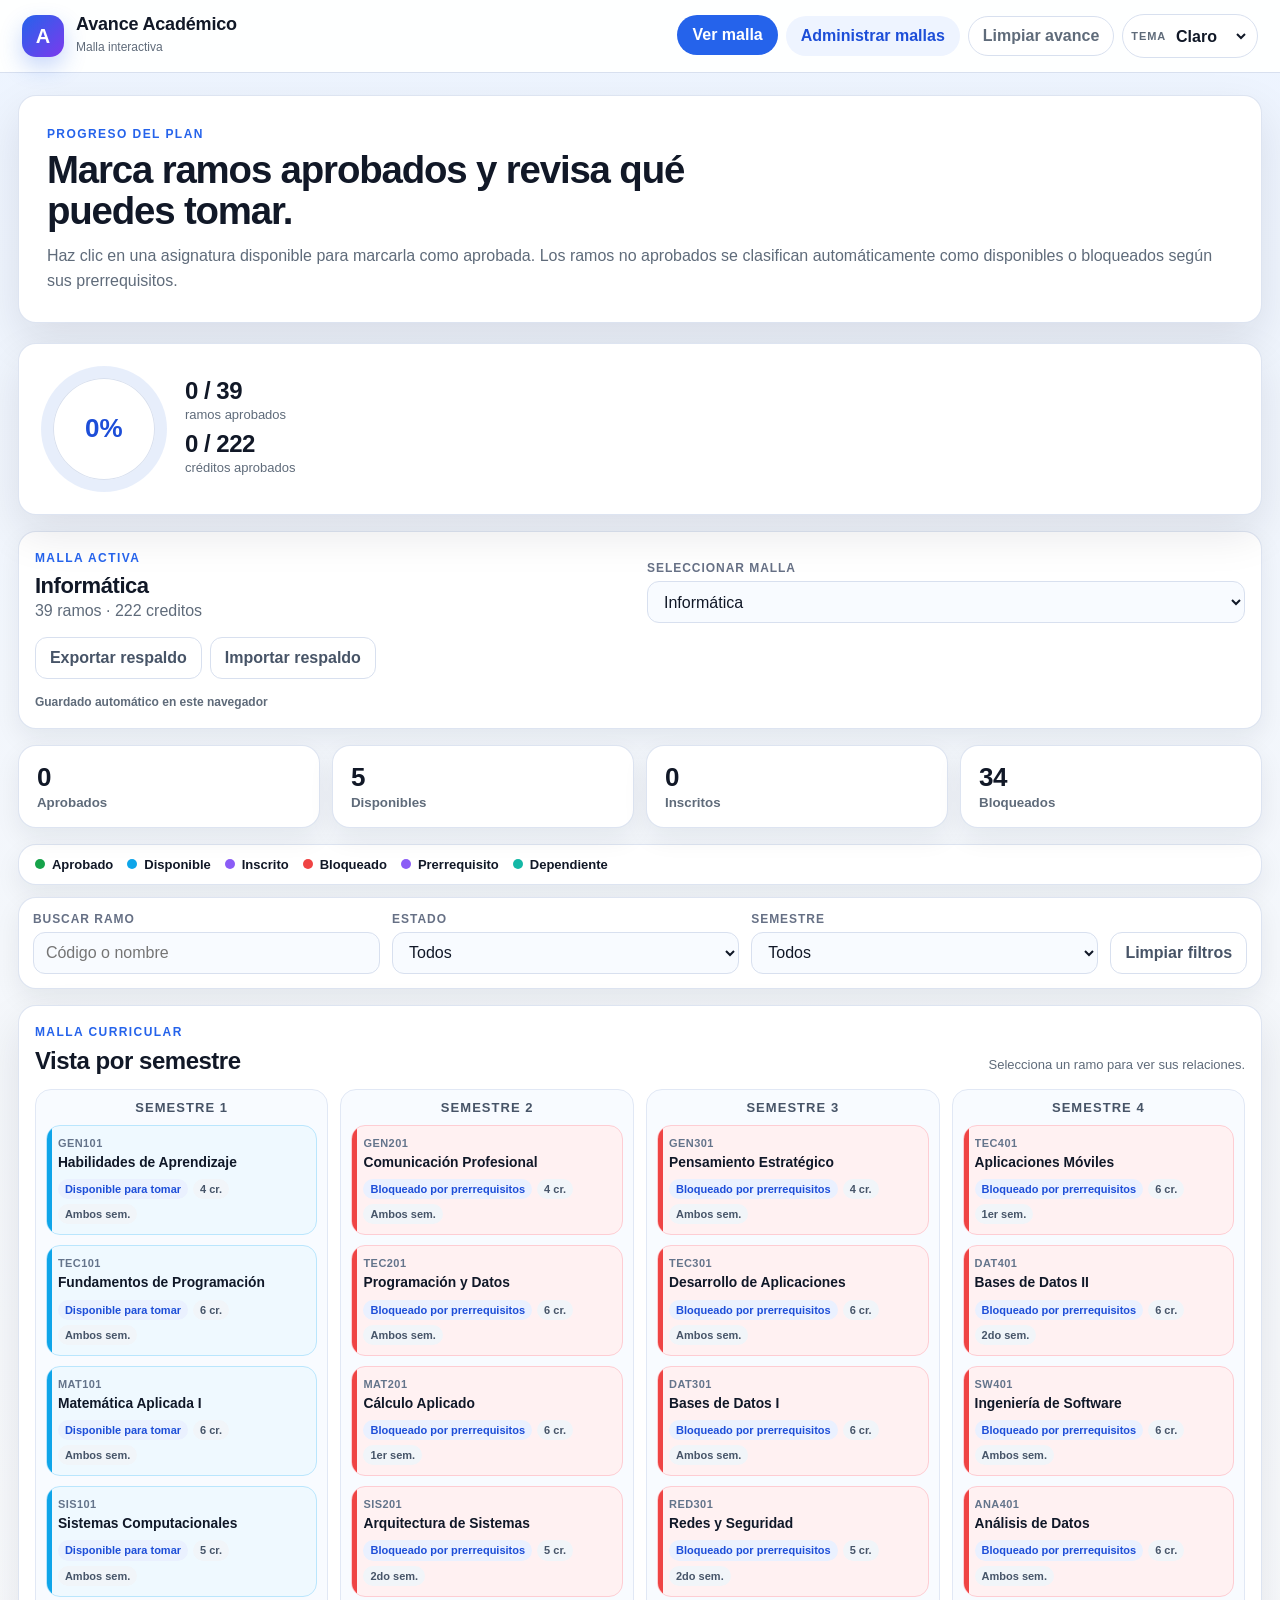
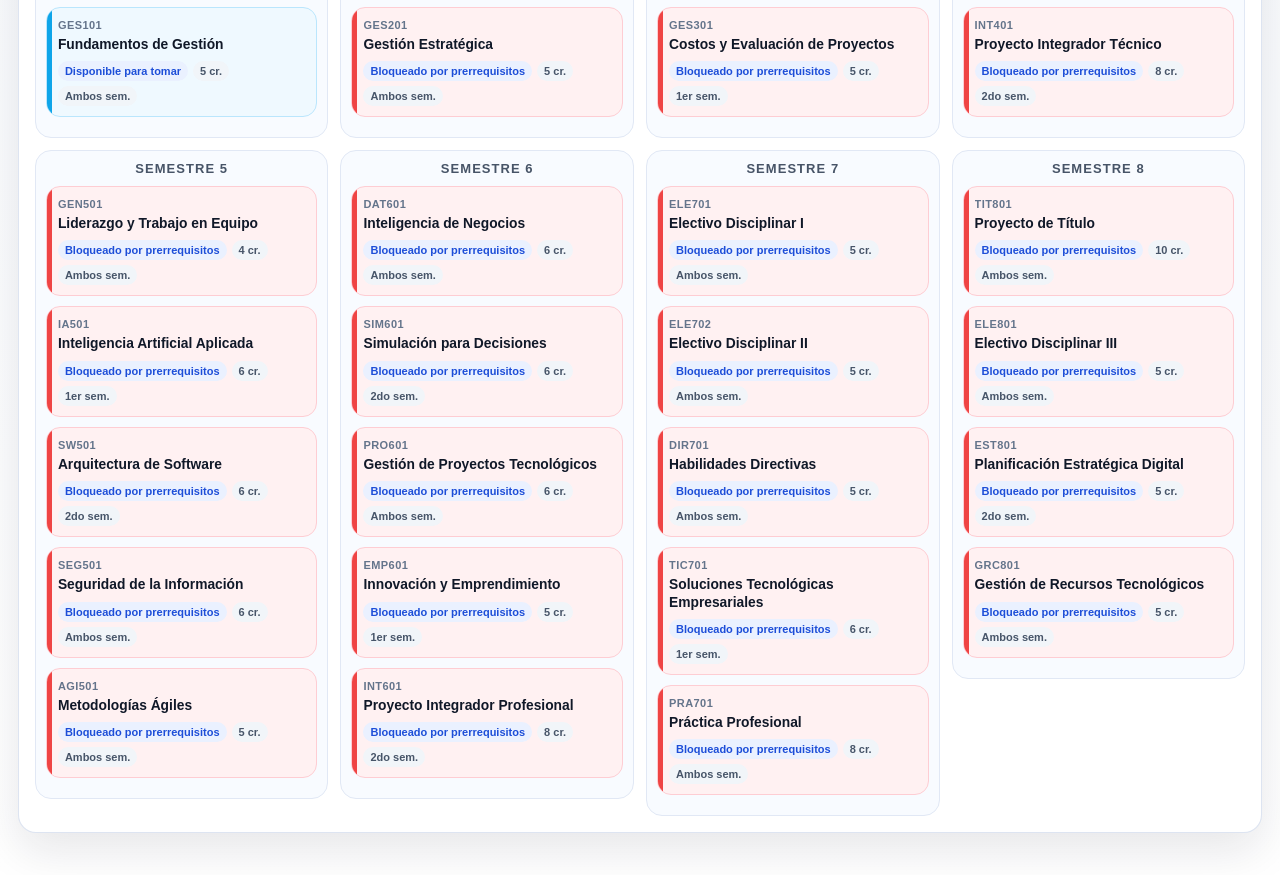
<file: index.html>
<!doctype html>
<html lang="es">
<head>
  <meta charset="utf-8">
  <meta name="viewport" content="width=device-width, initial-scale=1">
  <title>Avance Académico</title>
  <link rel="stylesheet" href="css/style.css">
  <script>
    try {
      const params = new URLSearchParams(window.location.hash.slice(1));
      const theme = params.get('theme') || localStorage.getItem('avanceAcademico.theme.v1') || sessionStorage.getItem('avanceAcademico.theme.v1');
      document.documentElement.dataset.theme = theme === 'dark' ? 'dark' : 'light';
    } catch (error) {
      document.documentElement.dataset.theme = 'light';
    }
  </script>
</head>
<body>
  <header class="topbar">
    <div class="brand">
      <span class="brand-mark">A</span>
      <div>
        <h1>Avance Académico</h1>
        <p>Malla interactiva</p>
      </div>
    </div>
    <nav class="menu" aria-label="Menú principal">
      <button type="button" class="menu-btn active" data-target="mallaSection">Ver malla</button>
      <a class="menu-btn" href="mantenedor.html">Administrar mallas</a>
      <button type="button" class="menu-btn ghost" id="btnReset">Limpiar avance</button>
      <label class="theme-control">
        <span>Tema</span>
        <select id="themeSelect">
          <option value="light">Claro</option>
          <option value="dark">Oscuro</option>
        </select>
      </label>
    </nav>
  </header>

  <main class="layout">
    <section class="hero" id="resumenSection">
      <div class="hero-copy">
        <span class="eyebrow">Progreso del plan</span>
        <h2>Marca ramos aprobados y revisa qué puedes tomar.</h2>
        <p>Haz clic en una asignatura disponible para marcarla como aprobada. Los ramos no aprobados se clasifican automáticamente como disponibles o bloqueados según sus prerrequisitos.</p>
      </div>
      <div class="summary-card">
        <div class="progress-circle" id="progressCircle" style="--progress:0">
          <span id="progressText">0%</span>
        </div>
        <div class="summary-values">
          <strong id="completedText">0 / 0</strong>
          <span>ramos aprobados</span>
          <strong id="creditsText">0 / 0</strong>
          <span>créditos aprobados</span>
        </div>
      </div>
    </section>

    <section class="malla-switcher viewer-switcher" aria-label="Selector de malla">
      <div>
        <span class="eyebrow">Malla activa</span>
        <h2 id="currentMallaName">Informática</h2>
        <p id="currentMallaMeta">0 ramos</p>
      </div>
      <label class="filter-field">
        <span>Seleccionar malla</span>
        <select id="mallaSelect"></select>
      </label>
      <div class="backup-actions">
        <button type="button" class="secondary" id="btnExportBackup">Exportar respaldo</button>
        <button type="button" class="secondary" id="btnImportBackup">Importar respaldo</button>
        <input type="file" id="backupFileInput" accept="application/json,.json" hidden>
      </div>
      <p class="save-status" id="saveStatus" aria-live="polite">Guardado automático en este navegador</p>
    </section>

    <section class="stats" aria-label="Indicadores">
      <article class="stat"><span id="countApproved">0</span><small>Aprobados</small></article>
      <article class="stat"><span id="countAvailable">0</span><small>Disponibles</small></article>
      <article class="stat"><span id="countEnrolled">0</span><small>Inscritos</small></article>
      <article class="stat"><span id="countBlocked">0</span><small>Bloqueados</small></article>
    </section>

    <section class="legend" aria-label="Leyenda de estados">
      <span><i class="dot approved"></i>Aprobado</span>
      <span><i class="dot available"></i>Disponible</span>
      <span><i class="dot enrolled"></i>Inscrito</span>
      <span><i class="dot blocked"></i>Bloqueado</span>
      <span><i class="dot prereq"></i>Prerrequisito</span>
      <span><i class="dot dependent"></i>Dependiente</span>
    </section>

    <section class="filters" aria-label="Filtros de malla">
      <label class="filter-field">
        <span>Buscar ramo</span>
        <input type="search" id="filterText" placeholder="Código o nombre">
      </label>
      <label class="filter-field">
        <span>Estado</span>
        <select id="filterStatus">
          <option value="todos">Todos</option>
          <option value="approved">Aprobados</option>
          <option value="available">Disponibles</option>
          <option value="enrolled">Inscritos</option>
          <option value="blocked">Bloqueados</option>
        </select>
      </label>
      <label class="filter-field">
        <span>Semestre</span>
        <select id="filterSemester">
          <option value="todos">Todos</option>
        </select>
      </label>
      <button type="button" class="filter-clear" id="btnClearFilters">Limpiar filtros</button>
    </section>

    <section class="malla-section" id="mallaSection">
      <div class="section-title">
        <div>
          <span class="eyebrow">Malla curricular</span>
          <h2>Vista por semestre</h2>
        </div>
        <p id="selectedInfo">Selecciona un ramo para ver sus relaciones.</p>
      </div>
      <div class="malla-grid" id="mallaGrid" aria-live="polite"></div>
    </section>

  </main>

  <script src="data/mallas.js"></script>
  <script src="js/app.js"></script>
</body>
</html>
</file>
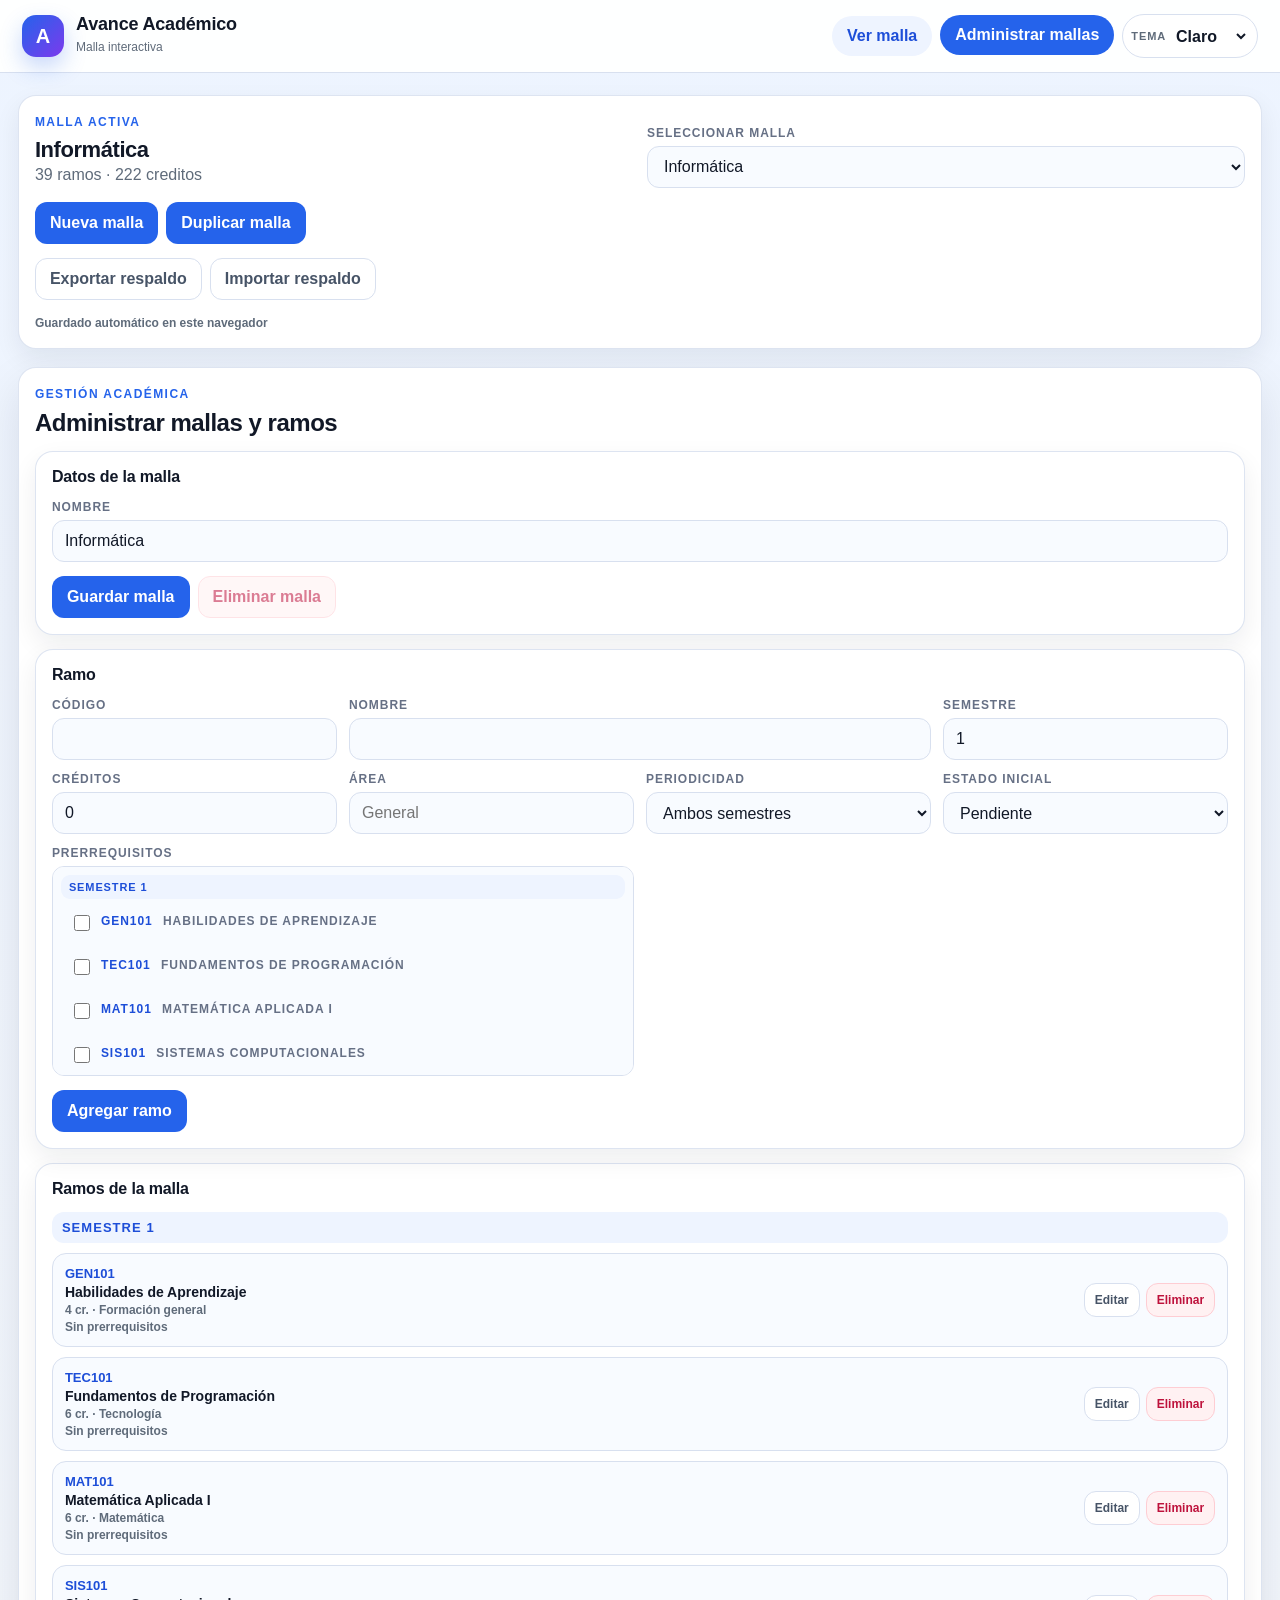
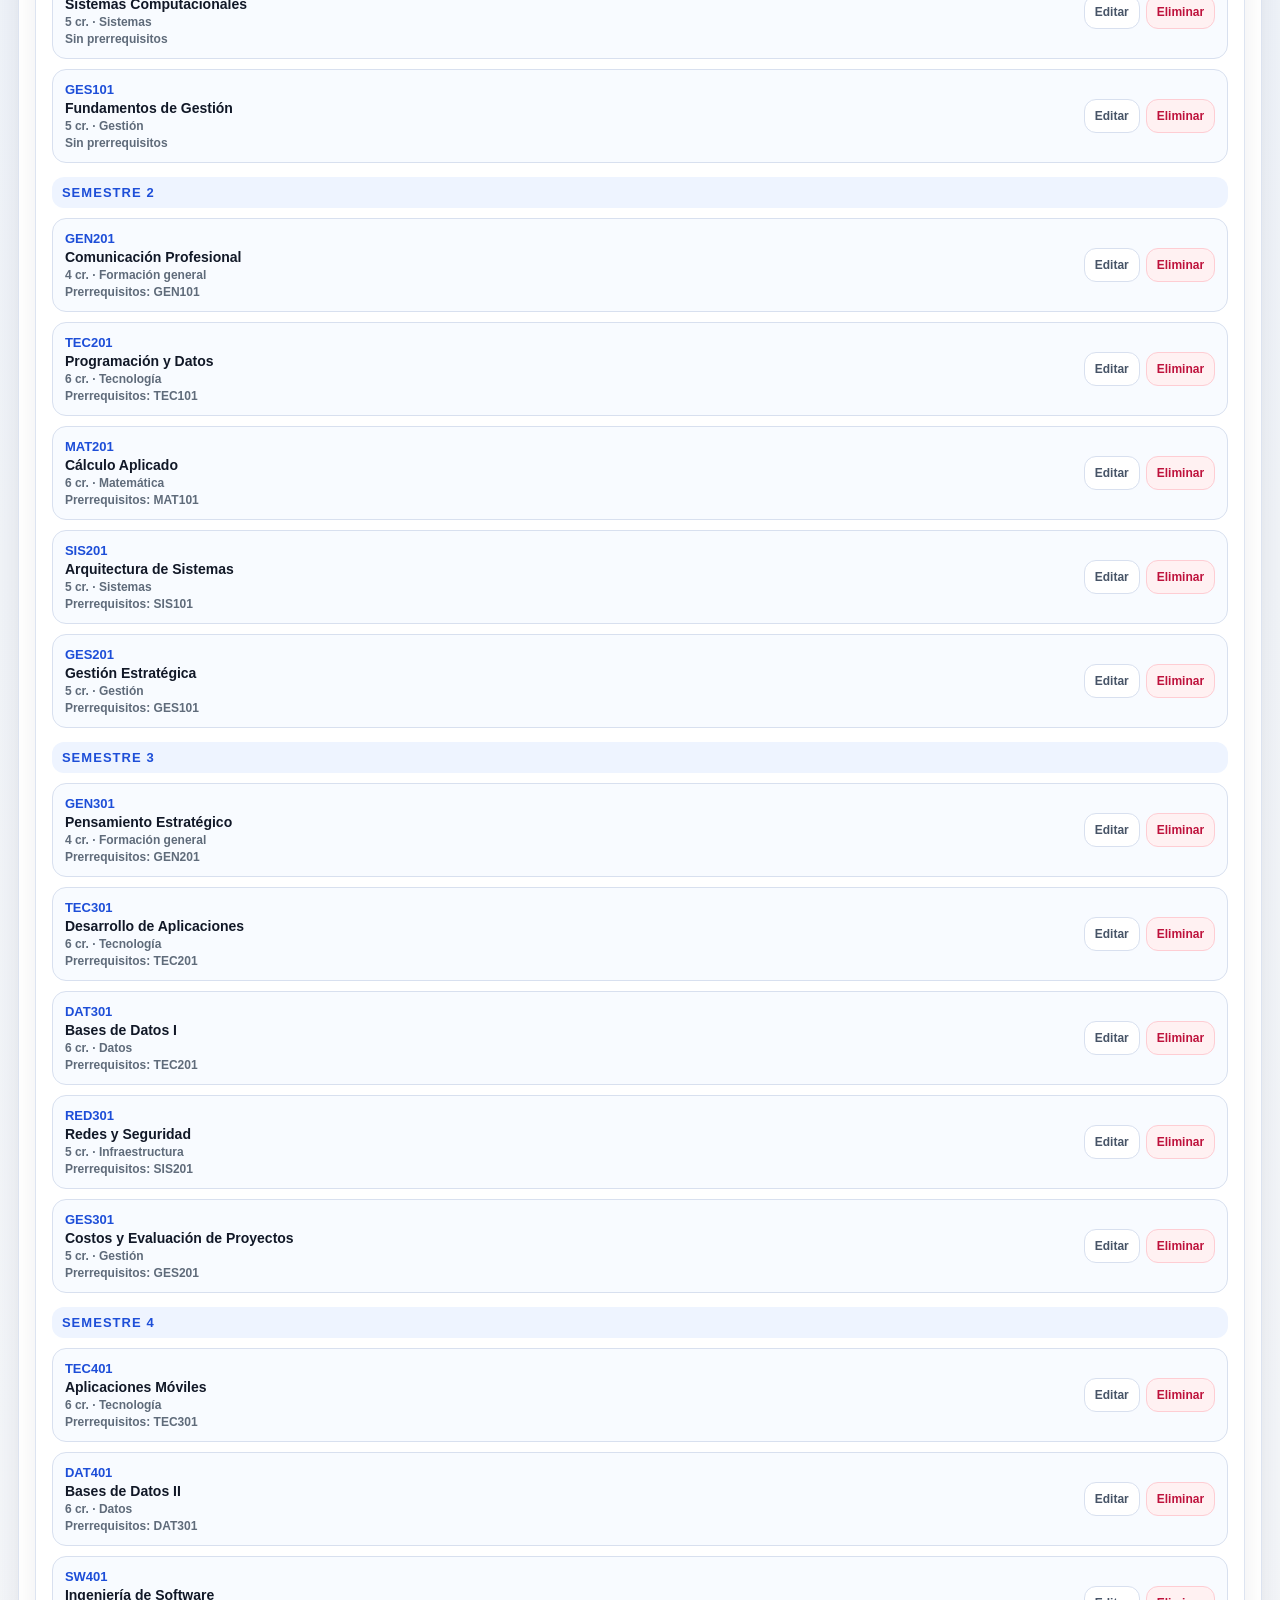
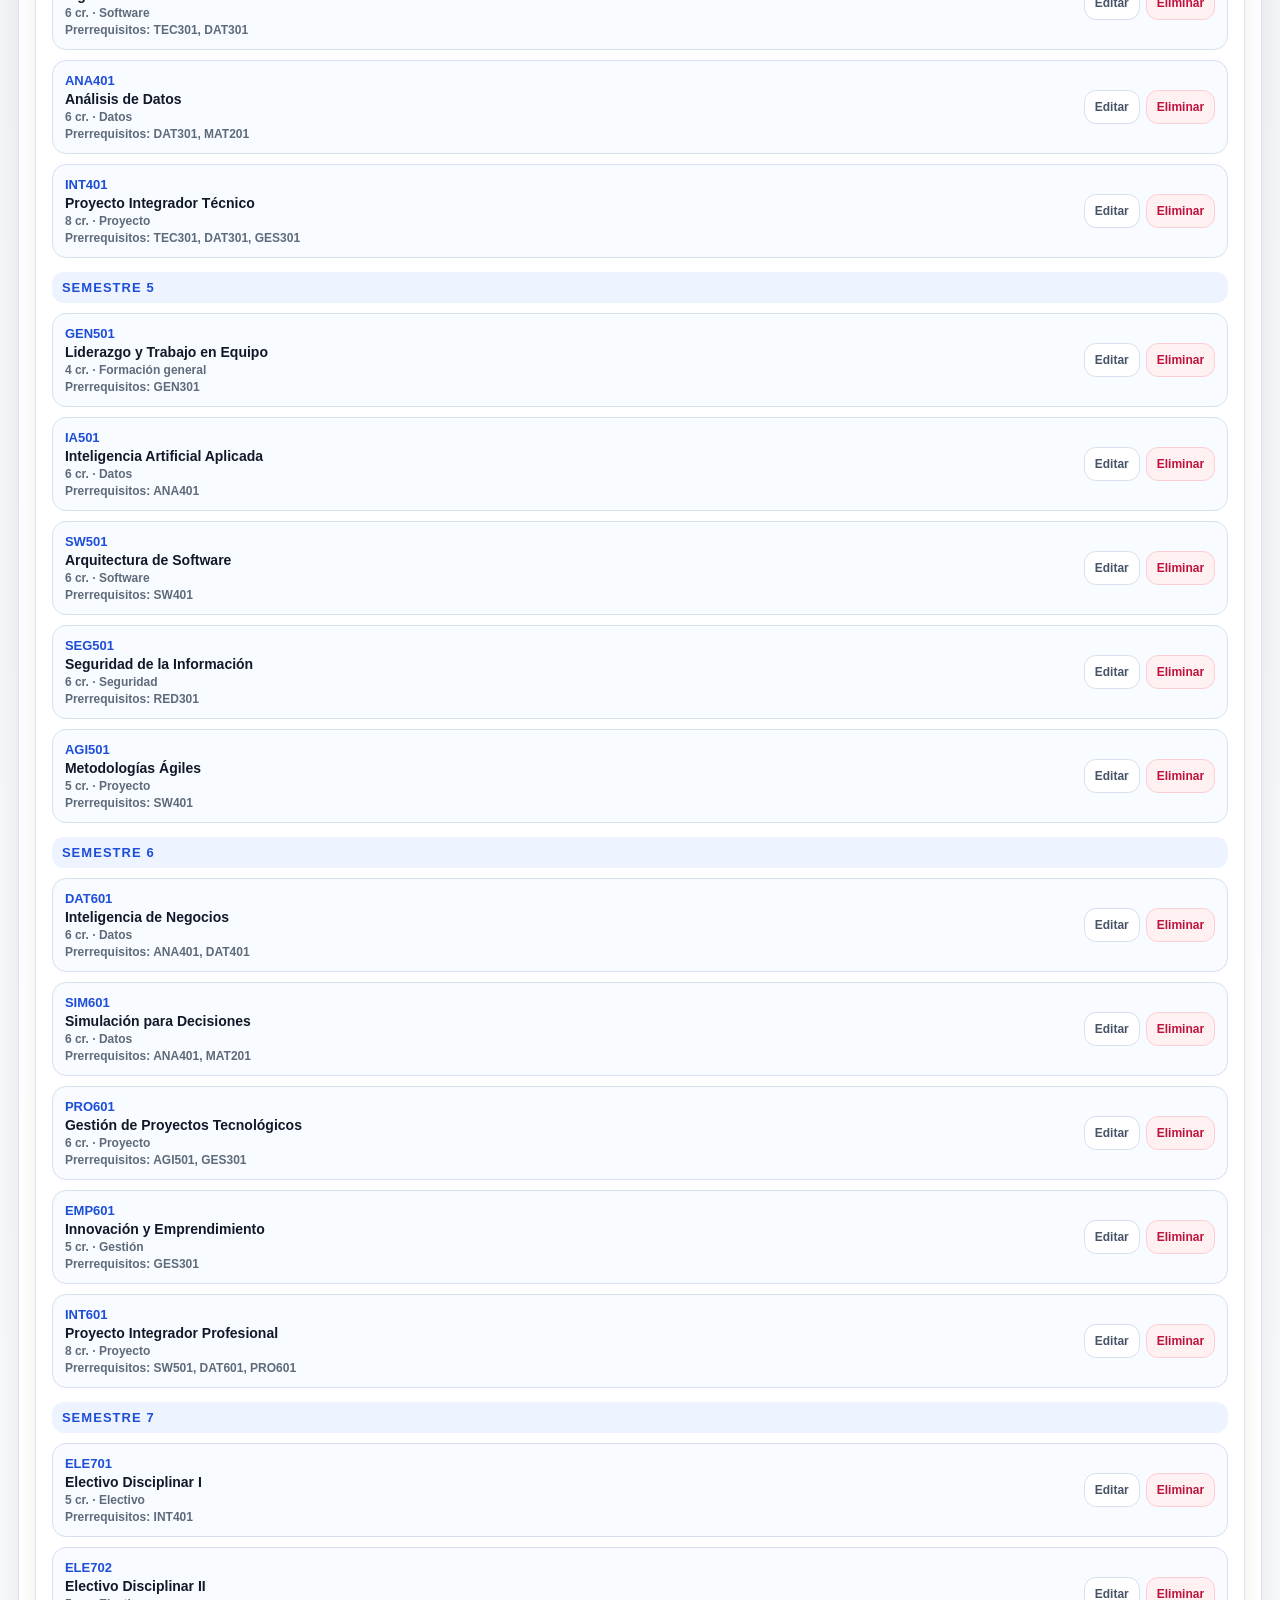
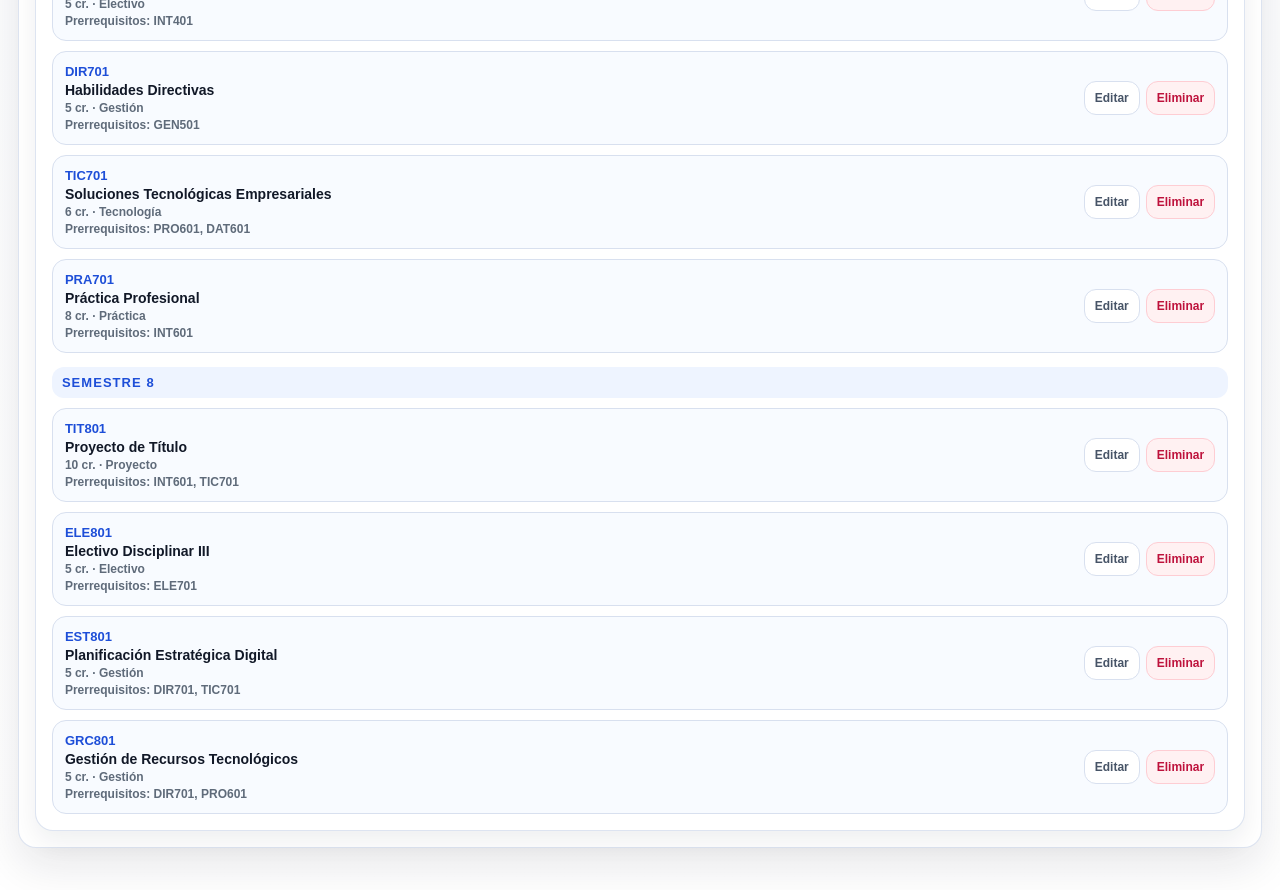
<file: mantenedor.html>
<!doctype html>
<html lang="es">
<head>
  <meta charset="utf-8">
  <meta name="viewport" content="width=device-width, initial-scale=1">
  <title>Administrar mallas - Avance Académico</title>
  <link rel="stylesheet" href="css/style.css">
  <script>
    try {
      const params = new URLSearchParams(window.location.hash.slice(1));
      const theme = params.get('theme') || localStorage.getItem('avanceAcademico.theme.v1') || sessionStorage.getItem('avanceAcademico.theme.v1');
      document.documentElement.dataset.theme = theme === 'dark' ? 'dark' : 'light';
    } catch (error) {
      document.documentElement.dataset.theme = 'light';
    }
  </script>
</head>
<body>
  <header class="topbar">
    <div class="brand">
      <span class="brand-mark">A</span>
      <div>
        <h1>Avance Académico</h1>
        <p>Malla interactiva</p>
      </div>
    </div>
    <nav class="menu" aria-label="Menú principal">
      <a class="menu-btn" href="index.html">Ver malla</a>
      <a class="menu-btn active" href="mantenedor.html">Administrar mallas</a>
      <label class="theme-control">
        <span>Tema</span>
        <select id="themeSelect">
          <option value="light">Claro</option>
          <option value="dark">Oscuro</option>
        </select>
      </label>
    </nav>
  </header>

  <main class="layout">
    <section class="malla-switcher" aria-label="Selector de malla">
      <div>
        <span class="eyebrow">Malla activa</span>
        <h2 id="currentMallaName">Informática</h2>
        <p id="currentMallaMeta">0 ramos</p>
      </div>
      <label class="filter-field">
        <span>Seleccionar malla</span>
        <select id="mallaSelect"></select>
      </label>
      <div class="switcher-actions">
        <button type="button" id="btnNewMalla">Nueva malla</button>
        <button type="button" id="btnDuplicateMalla">Duplicar malla</button>
      </div>
      <div class="backup-actions">
        <button type="button" class="secondary" id="btnExportBackup">Exportar respaldo</button>
        <button type="button" class="secondary" id="btnImportBackup">Importar respaldo</button>
        <input type="file" id="backupFileInput" accept="application/json,.json" hidden>
      </div>
      <p class="save-status" id="saveStatus" aria-live="polite">Guardado automático en este navegador</p>
    </section>

    <section class="maintainer" id="maintainerSection">
      <div class="section-title">
        <div>
          <span class="eyebrow">Gestión académica</span>
          <h2>Administrar mallas y ramos</h2>
        </div>
      </div>

      <div class="maintainer-grid">
        <form class="manager-panel" id="mallaForm">
          <h3>Datos de la malla</h3>
          <label class="filter-field">
            <span>Nombre</span>
            <input type="text" id="mallaName" required>
          </label>
          <div class="form-actions">
            <button type="submit">Guardar malla</button>
            <button type="button" class="danger" id="btnDeleteMalla">Eliminar malla</button>
          </div>
        </form>

        <form class="manager-panel course-editor" id="courseForm">
          <h3>Ramo</h3>
          <div class="form-grid">
            <label class="filter-field">
              <span>Código</span>
              <input type="text" id="courseCode" required>
            </label>
            <label class="filter-field wide">
              <span>Nombre</span>
              <input type="text" id="courseName" required>
            </label>
            <label class="filter-field">
              <span>Semestre</span>
              <input type="number" id="courseSemester" min="1" value="1" required>
            </label>
            <label class="filter-field">
              <span>Créditos</span>
              <input type="number" id="courseCredits" min="0" value="0" required>
            </label>
            <label class="filter-field">
              <span>Área</span>
              <input type="text" id="courseArea" placeholder="General">
            </label>
            <label class="filter-field">
              <span>Periodicidad</span>
              <select id="coursePeriod">
                <option value="Ambos">Ambos semestres</option>
                <option value="Primer semestre">Primer semestre</option>
                <option value="Segundo semestre">Segundo semestre</option>
              </select>
            </label>
            <label class="filter-field">
              <span>Estado inicial</span>
              <select id="courseStatus">
                <option value="pendiente">Pendiente</option>
                <option value="aprobado">Aprobado</option>
                <option value="inscrito">Inscrito</option>
              </select>
            </label>
            <label class="filter-field wide">
              <span>Prerrequisitos</span>
              <div class="prereq-picker" id="coursePrereqs" aria-label="Seleccionar prerrequisitos"></div>
            </label>
          </div>
          <div class="form-actions">
            <button type="submit" id="courseSubmitText">Agregar ramo</button>
            <button type="button" class="secondary" id="btnCancelCourse" hidden>Cancelar edición</button>
          </div>
        </form>
      </div>

      <div class="manager-panel course-list-panel">
        <h3>Ramos de la malla</h3>
        <div class="course-list" id="courseList"></div>
      </div>
    </section>
  </main>

  <script src="data/mallas.js"></script>
  <script src="js/app.js"></script>
</body>
</html>
</file>
<file: css/style.css>
:root{
  --bg:#f4f7fb;
  --surface:#ffffff;
  --text:#111827;
  --muted:#5f6b7a;
  --line:#d8e0ef;
  --primary:#2563eb;
  --primary-dark:#1d4ed8;
  --approved:#16a34a;
  --available:#0ea5e9;
  --enrolled:#8b5cf6;
  --blocked:#ef4444;
  --prereq:#8b5cf6;
  --dependent:#14b8a6;
  --shadow:0 18px 45px rgba(15, 23, 42, .10);
  --soft-shadow:0 10px 26px rgba(15,23,42,.07);
  --radius:18px;
}
html[data-theme="dark"]{
  --bg:#111827;
  --surface:#1f2937;
  --text:#f8fafc;
  --muted:#cbd5e1;
  --line:#334155;
  --primary:#60a5fa;
  --primary-dark:#3b82f6;
  --approved:#22c55e;
  --available:#38bdf8;
  --enrolled:#a78bfa;
  --blocked:#fb7185;
  --prereq:#a78bfa;
  --dependent:#2dd4bf;
  --shadow:0 18px 45px rgba(0,0,0,.28);
  --soft-shadow:0 10px 26px rgba(0,0,0,.20);
}

*{box-sizing:border-box}
html{scroll-behavior:smooth}
body{
  margin:0;
  font-family:"Segoe UI",Roboto,"Helvetica Neue",Arial,sans-serif;
  background:linear-gradient(180deg,#edf4ff 0%,var(--bg) 38%,#fff 100%);
  color:var(--text);
  font-size:16px;
  -webkit-font-smoothing:antialiased;
  text-rendering:optimizeLegibility;
}
html[data-theme="dark"] body{background:linear-gradient(180deg,#0f172a 0%,var(--bg) 44%,#020617 100%)}
button,input,select{font:inherit}

.topbar{
  position:sticky;
  top:0;
  z-index:50;
  display:flex;
  align-items:center;
  justify-content:space-between;
  gap:20px;
  padding:14px 22px;
  background:rgba(255,255,255,.94);
  backdrop-filter:blur(14px);
  border-bottom:1px solid var(--line);
}
html[data-theme="dark"] .topbar{background:rgba(15,23,42,.92)}
.brand{display:flex;align-items:center;gap:12px;min-width:260px}
.brand-mark{
  width:42px;height:42px;border-radius:14px;
  background:linear-gradient(135deg,var(--primary),#7c3aed);
  display:grid;place-items:center;color:#fff;font-weight:900;font-size:20px;
  box-shadow:0 10px 22px rgba(37,99,235,.25);
}
.brand h1{font-size:18px;line-height:1.1;margin:0;font-weight:850;letter-spacing:-.01em}
.brand p{font-size:12px;color:var(--muted);margin:3px 0 0}
.menu{display:flex;align-items:center;gap:8px;flex-wrap:wrap;justify-content:flex-end}
.menu-btn{
  border:1px solid transparent;
  background:#eef4ff;
  color:#1d4ed8;
  padding:10px 14px;
  border-radius:999px;
  font-weight:800;
  cursor:pointer;
  text-decoration:none;
  transition:.18s ease;
}
.menu-btn:hover,.menu-btn.active{background:var(--primary);color:#fff;transform:translateY(-1px)}
.menu-btn.ghost{background:#fff;border-color:var(--line);color:var(--muted)}
.menu-btn.ghost:hover{background:#f8fafc;color:#111827}
.theme-control{
  display:flex;
  align-items:center;
  gap:6px;
  padding:6px 8px;
  border:1px solid var(--line);
  border-radius:999px;
  background:var(--surface);
}
.theme-control span{font-size:11px;text-transform:uppercase;letter-spacing:.08em;font-weight:900;color:var(--muted)}
.theme-control select{
  height:30px;
  border:0;
  background:transparent;
  color:var(--text);
  font-weight:800;
  outline:none;
}
html[data-theme="dark"] .menu-btn{background:#1e3a5f;color:#bfdbfe}
html[data-theme="dark"] .menu-btn:hover,html[data-theme="dark"] .menu-btn.active{background:var(--primary-dark);color:#fff}
html[data-theme="dark"] .menu-btn.ghost{background:#111827;color:#cbd5e1}
html[data-theme="dark"] .menu-btn.ghost:hover{background:#1f2937;color:#fff}

.layout{
  width:100%;
  max-width:1800px;
  margin:0 auto;
  padding:22px clamp(12px,1.4vw,24px) 42px;
}
.hero{
  display:grid;
  grid-template-columns:1fr 320px;
  gap:20px;
  align-items:stretch;
  margin-bottom:16px;
}
.hero-copy,.summary-card,.malla-section,.legend,.stat,.filters,.malla-switcher,.maintainer,.manager-panel{
  background:var(--surface);
  border:1px solid rgba(216,224,239,.85);
  box-shadow:var(--shadow);
  border-radius:var(--radius);
}
.hero-copy{padding:28px}
.eyebrow{display:inline-flex;color:var(--primary);font-size:12px;text-transform:uppercase;letter-spacing:.12em;font-weight:900;margin-bottom:8px}
.hero h2{font-size:clamp(24px,3vw,40px);line-height:1.08;margin:0 0 12px;max-width:760px;font-weight:850;letter-spacing:-.03em}
p{margin:0;color:var(--muted);line-height:1.55}
.summary-card{display:flex;align-items:center;gap:18px;padding:22px;justify-content:center}
.progress-circle{
  width:126px;height:126px;border-radius:50%;
  background:conic-gradient(var(--primary) calc(var(--progress)*1%),#e7eefb 0);
  display:grid;place-items:center;position:relative;flex:0 0 auto;
}
.progress-circle:before{content:"";position:absolute;inset:12px;background:#fff;border-radius:50%;box-shadow:inset 0 0 0 1px var(--line)}
.progress-circle span{position:relative;font-size:26px;font-weight:900;color:var(--primary-dark)}
.summary-values{display:grid;gap:2px}
.summary-values strong{font-size:24px;letter-spacing:-.02em}
.summary-values span{color:var(--muted);font-size:13px;margin-bottom:6px}

.malla-switcher{
  display:grid;
  grid-template-columns:minmax(260px,1fr) minmax(240px,420px) auto;
  gap:14px;
  align-items:end;
  padding:16px;
  margin-bottom:16px;
  box-shadow:var(--soft-shadow);
}
.viewer-switcher{grid-template-columns:minmax(260px,1fr) minmax(240px,420px)}
.malla-switcher h2{margin:0;font-size:22px;font-weight:850;letter-spacing:-.02em}
.save-status{
  grid-column:1/-1;
  margin:0;
  color:var(--muted);
  font-size:12px;
  font-weight:800;
}
.save-status.is-saved{color:var(--approved)}
.switcher-actions,.backup-actions{display:flex;gap:8px;justify-content:flex-end;flex-wrap:wrap}
.backup-actions{grid-column:1/-1;justify-content:flex-start}
.switcher-actions button,.backup-actions button,.form-actions button,.row-actions button{
  height:42px;
  border:1px solid transparent;
  border-radius:12px;
  background:var(--primary);
  color:#fff;
  font-weight:850;
  cursor:pointer;
  padding:0 14px;
  transition:.18s ease;
}
.switcher-actions button:hover,.backup-actions button:hover,.form-actions button:hover,.row-actions button:hover{transform:translateY(-1px);background:var(--primary-dark)}
.backup-actions .secondary,.form-actions .secondary,.row-actions button{background:#fff;border-color:var(--line);color:#475467}
.backup-actions .secondary:hover,.form-actions .secondary:hover,.row-actions button:hover{background:#f8fafc;color:#111827}
.form-actions .danger,.row-actions .danger{background:#fff1f2;border-color:#fecdd3;color:#be123c}
.form-actions .danger:hover,.row-actions .danger:hover{background:#ffe4e6;color:#9f1239}
.form-actions button:disabled{opacity:.55;cursor:not-allowed;transform:none}

.stats{display:grid;grid-template-columns:repeat(4,1fr);gap:12px;margin:16px 0}
.stat{padding:16px 18px;box-shadow:var(--soft-shadow)}
.stat span{display:block;font-size:26px;font-weight:900;letter-spacing:-.02em}
.stat small{color:var(--muted);font-weight:800}

.legend{display:flex;gap:14px;align-items:center;flex-wrap:wrap;padding:12px 16px;margin-bottom:12px;box-shadow:var(--soft-shadow)}
.legend span{font-size:13px;color:var(--text);font-weight:800;display:flex;align-items:center;gap:7px;white-space:nowrap}
.dot{width:10px;height:10px;border-radius:50%;display:inline-block}.dot.approved{background:var(--approved)}.dot.available{background:var(--available)}.dot.enrolled{background:var(--enrolled)}.dot.blocked{background:var(--blocked)}.dot.prereq{background:var(--prereq)}.dot.dependent{background:var(--dependent)}

.filters{
  display:grid;
  grid-template-columns:minmax(220px,1fr) 180px 160px auto;
  gap:12px;
  align-items:end;
  padding:14px;
  margin-bottom:16px;
  box-shadow:var(--soft-shadow);
}
.filter-field{display:grid;gap:6px;min-width:0}
.filter-field span{font-size:12px;text-transform:uppercase;letter-spacing:.08em;font-weight:900;color:#667085}
.filter-field input,.filter-field select{
  width:100%;
  height:42px;
  border:1px solid var(--line);
  border-radius:12px;
  padding:0 12px;
  background:#f8fbff;
  color:#111827;
  outline:none;
}
html[data-theme="dark"] .filter-field input,
html[data-theme="dark"] .filter-field select,
html[data-theme="dark"] .prereq-picker{
  background:#111827;
  color:var(--text);
}
.prereq-picker{
  width:100%;
  max-height:210px;
  overflow:auto;
  border:1px solid var(--line);
  border-radius:12px;
  background:#f8fbff;
  padding:8px;
  display:grid;
  gap:10px;
}
.prereq-group{
  display:grid;
  gap:6px;
}
.prereq-group h5{
  margin:0;
  padding:6px 8px;
  border-radius:9px;
  background:#eef4ff;
  color:#1d4ed8;
  font-size:11px;
  font-weight:900;
  text-transform:uppercase;
  letter-spacing:.08em;
}
.prereq-group-list{
  display:grid;
  gap:6px;
}
.prereq-option{
  display:flex;
  align-items:flex-start;
  gap:8px;
  padding:8px;
  border:1px solid transparent;
  border-radius:10px;
  color:#344054;
  font-size:13px;
  font-weight:750;
  cursor:pointer;
}
.prereq-option:hover{background:#fff;border-color:var(--line)}
.prereq-option input{width:16px;height:16px;margin-top:1px;accent-color:var(--primary);flex:0 0 auto}
.prereq-option span{display:block;line-height:1.25}
.prereq-option strong{color:#1d4ed8;margin-right:6px}
.empty-inline{padding:8px;color:var(--muted);font-size:13px;font-weight:800}
.filter-field input:focus,.filter-field select:focus{border-color:var(--primary);box-shadow:0 0 0 3px rgba(37,99,235,.12);background:#fff}
.filter-clear{
  height:42px;
  border:1px solid var(--line);
  border-radius:12px;
  background:#fff;
  color:#475467;
  font-weight:850;
  cursor:pointer;
  padding:0 14px;
}
html[data-theme="dark"] .filter-clear,
html[data-theme="dark"] .backup-actions .secondary,
html[data-theme="dark"] .form-actions .secondary,
html[data-theme="dark"] .row-actions button{
  background:#111827;
  color:#cbd5e1;
}
.filter-clear:hover{background:#f8fafc;color:#111827}

.malla-section{
  padding:16px;
  overflow:hidden;
}
.maintainer{
  padding:16px;
  margin-top:18px;
  box-shadow:var(--shadow);
}
.maintainer-grid{
  display:grid;
  grid-template-columns:minmax(260px,360px) 1fr;
  gap:14px;
  align-items:start;
}
.manager-panel{
  padding:16px;
  box-shadow:var(--soft-shadow);
}
.manager-panel h3{
  margin:0 0 14px;
  font-size:16px;
  font-weight:900;
  letter-spacing:-.01em;
}
.manager-panel .filter-field{margin-bottom:12px}
.form-grid{
  display:grid;
  grid-template-columns:repeat(4,minmax(140px,1fr));
  gap:12px;
}
.form-grid .filter-field{margin-bottom:0}
.form-grid .wide{grid-column:span 2}
.form-actions{
  display:flex;
  gap:8px;
  flex-wrap:wrap;
  align-items:center;
  margin-top:14px;
}
.course-list-panel{margin-top:14px}
.course-list{
  display:grid;
  gap:14px;
}
.course-semester-group{
  display:grid;
  gap:10px;
}
.course-semester-group h4{
  margin:0;
  padding:8px 10px;
  border-radius:12px;
  background:#eef4ff;
  color:#1d4ed8;
  font-size:13px;
  font-weight:900;
  text-transform:uppercase;
  letter-spacing:.08em;
}
.course-semester-list{
  display:grid;
  grid-template-columns:repeat(2,minmax(260px,1fr));
  gap:10px;
}
.course-row{
  display:flex;
  justify-content:space-between;
  gap:12px;
  align-items:center;
  border:1px solid var(--line);
  border-radius:14px;
  background:#f8fbff;
  padding:12px;
  min-width:0;
}
.course-row div:first-child{display:grid;gap:3px;min-width:0}
.course-row strong{font-size:13px;color:#1d4ed8}
.course-row span{font-size:14px;font-weight:850;overflow-wrap:break-word}
.course-row small{font-size:12px;color:var(--muted);font-weight:750}
.row-actions{display:flex;gap:6px;flex-wrap:wrap;justify-content:flex-end;flex:0 0 auto}
.row-actions button{height:34px;padding:0 10px;font-size:12px}
.empty.compact{padding:14px}
.section-title{display:flex;align-items:flex-end;justify-content:space-between;gap:20px;margin-bottom:14px}
.section-title h2{margin:0;font-size:24px;font-weight:850;letter-spacing:-.02em}
.section-title p{font-size:13px;text-align:right;max-width:620px}
.malla-grid{
  display:grid;
  grid-template-columns:repeat(8,minmax(150px,1fr));
  gap:12px;
  align-items:start;
}
.semester{
  background:#f8fbff;
  border:1px solid #e1e8f5;
  border-radius:16px;
  padding:10px;
  min-width:0;
}
html[data-theme="dark"] .semester{background:#111827;border-color:#334155}
.semester h3{
  margin:0 0 10px;
  font-size:13px;
  color:#475467;
  text-transform:uppercase;
  letter-spacing:.08em;
  text-align:center;
  font-weight:900;
}
.course{
  position:relative;
  border:1px solid #d8e0ef;
  background:#fff;
  border-radius:14px;
  padding:11px 11px 10px;
  margin-bottom:10px;
  min-height:108px;
  cursor:pointer;
  transition:transform .14s ease,box-shadow .14s ease,border-color .14s ease,opacity .14s ease,background-color .14s ease;
  overflow:hidden;
}
html[data-theme="dark"] .course{background:#1f2937;border-color:#334155}
html[data-theme="dark"] .course-name{color:#f8fafc}
html[data-theme="dark"] .badge{background:#111827;color:#cbd5e1}
html[data-theme="dark"] .status-badge{background:#1e3a5f;color:#bfdbfe}
html[data-theme="dark"] .course-row{background:#111827;border-color:#334155}
html[data-theme="dark"] .course-row span{color:#f8fafc}
html[data-theme="dark"] .course-row small{color:#cbd5e1}
html[data-theme="dark"] .course-semester-group h4,
html[data-theme="dark"] .prereq-group h5{background:#1e3a5f;color:#bfdbfe}
html[data-theme="dark"] .prereq-option{color:#cbd5e1}
html[data-theme="dark"] .prereq-option:hover{background:#1f2937;border-color:#334155}
.course:hover{transform:translateY(-2px);box-shadow:0 12px 26px rgba(15,23,42,.12)}
.course:before{content:"";position:absolute;left:0;top:0;bottom:0;width:5px;background:#cbd5e1}
.course-code{display:block;font-size:11px;color:#64748b;font-weight:900;letter-spacing:.04em;margin-bottom:5px;white-space:nowrap;overflow:hidden;text-overflow:ellipsis}
.course-name{
  display:block;
  font-size:13.8px;
  line-height:1.25;
  font-weight:800;
  color:#101828;
  margin-bottom:8px;
  overflow-wrap:break-word;
  hyphens:auto;
}
.course-meta{display:flex;gap:5px;flex-wrap:wrap;margin-top:auto}
.badge{font-size:11px;padding:4px 7px;border-radius:999px;background:#f1f5f9;color:#475569;font-weight:850;line-height:1.1}
.status-badge{background:#eaf1ff;color:#1d4ed8}
.course.approved{background:#f0fdf4;border-color:#bbf7d0}.course.approved:before{background:var(--approved)}
.course.available{background:#eff9ff;border-color:#bae6fd}.course.available:before{background:var(--available)}
.course.enrolled{background:#f5f3ff;border-color:#ddd6fe}.course.enrolled:before{background:var(--enrolled)}
.course.blocked{background:#fff1f2;border-color:#fecdd3}.course.blocked:before{background:var(--blocked)}
html[data-theme="dark"] .course.approved{background:#0f2f20;border-color:#22c55e}
html[data-theme="dark"] .course.available{background:#0b2d3d;border-color:#38bdf8}
html[data-theme="dark"] .course.enrolled{background:#2b2147;border-color:#a78bfa}
html[data-theme="dark"] .course.blocked{background:#3f1722;border-color:#fb7185}
html[data-theme="dark"] .course.approved .status-badge{background:#14532d;color:#bbf7d0}
html[data-theme="dark"] .course.available .status-badge{background:#075985;color:#bae6fd}
html[data-theme="dark"] .course.enrolled .status-badge{background:#4c1d95;color:#ddd6fe}
html[data-theme="dark"] .course.blocked .status-badge{background:#881337;color:#fecdd3}
.course.selected{outline:3px solid rgba(37,99,235,.24);transform:translateY(-2px)}
.course.highlight-prereq{border-color:var(--prereq);box-shadow:0 0 0 3px rgba(139,92,246,.18)}
.course.highlight-dependent{border-color:var(--dependent);box-shadow:0 0 0 3px rgba(20,184,166,.18)}
.course.dimmed{opacity:.62}
.course.filtered-out{display:none}
.empty{grid-column:1/-1;padding:22px;text-align:center;color:var(--muted);font-weight:800;background:#fff;border:1px dashed var(--line);border-radius:16px}
.pulse{animation:pulse .7s ease}@keyframes pulse{0%{box-shadow:0 0 0 0 rgba(37,99,235,.25)}100%{box-shadow:0 0 0 18px rgba(37,99,235,0)}}


@media (min-width:1600px){
  .malla-grid{grid-template-columns:repeat(8,minmax(170px,1fr));gap:14px}
  .course{min-height:112px}
}

@media (max-width:1300px){
  .malla-grid{grid-template-columns:repeat(4,minmax(190px,1fr))}
  .hero{grid-template-columns:1fr}
  .summary-card{justify-content:flex-start}
  .malla-switcher{grid-template-columns:1fr 1fr}
  .switcher-actions{grid-column:1/-1;justify-content:flex-start}
  .filters{grid-template-columns:1fr 1fr 1fr auto}
  .maintainer-grid{grid-template-columns:1fr}
  .course-semester-list{grid-template-columns:1fr}
}
@media (max-width:720px){
  .topbar{align-items:flex-start;flex-direction:column;padding:12px}
  .brand{min-width:0}.brand h1{font-size:17px}.brand p{display:none}
  .menu{width:100%;display:grid;grid-template-columns:1fr 1fr}.menu-btn{padding:9px 10px;font-size:13px}
  .layout{padding:14px 10px 26px}.hero-copy{padding:18px}.hero h2{font-size:24px}.summary-card{padding:16px}.progress-circle{width:96px;height:96px}.progress-circle span{font-size:20px}
  .malla-switcher{grid-template-columns:1fr;padding:12px}.switcher-actions{grid-column:auto}.switcher-actions button{flex:1 1 120px}
  .stats{grid-template-columns:repeat(2,1fr)}.stat{padding:12px}.legend{gap:8px;padding:10px}.legend span{font-size:12px}.section-title{display:block}.section-title p{text-align:left;margin-top:6px}.malla-section{padding:10px}.malla-grid{grid-template-columns:1fr 1fr;gap:9px}.semester{padding:8px}.course{min-height:96px;padding:9px}.course-name{font-size:12.6px;line-height:1.25}.badge{font-size:10px}
  .filters{grid-template-columns:1fr 1fr;gap:10px;padding:12px}.filter-field:first-child{grid-column:1/-1}.filter-clear{grid-column:1/-1}
  .maintainer{padding:10px}.manager-panel{padding:12px}.form-grid{grid-template-columns:1fr 1fr}.form-grid .wide{grid-column:1/-1}.course-row{align-items:flex-start;flex-direction:column}.row-actions{justify-content:flex-start}
}
@media (max-width:420px){
  .malla-grid{grid-template-columns:1fr 1fr}
  .menu{grid-template-columns:1fr}
  .summary-card{align-items:center}
  .course{min-height:90px;padding:8px}
  .course-name{font-size:12px;line-height:1.22}
  .course-code{font-size:10px}
  .course-meta{gap:3px}
  .badge{font-size:9.5px;padding:3px 5px}
  .filters{grid-template-columns:1fr}
  .filter-field:first-child,.filter-clear{grid-column:auto}
  .form-grid{grid-template-columns:1fr}.form-grid .wide{grid-column:auto}
  .form-actions button{width:100%}
}
@media (max-width:340px){
  .malla-grid{grid-template-columns:1fr}
  .course{min-height:auto}
}
</file>
